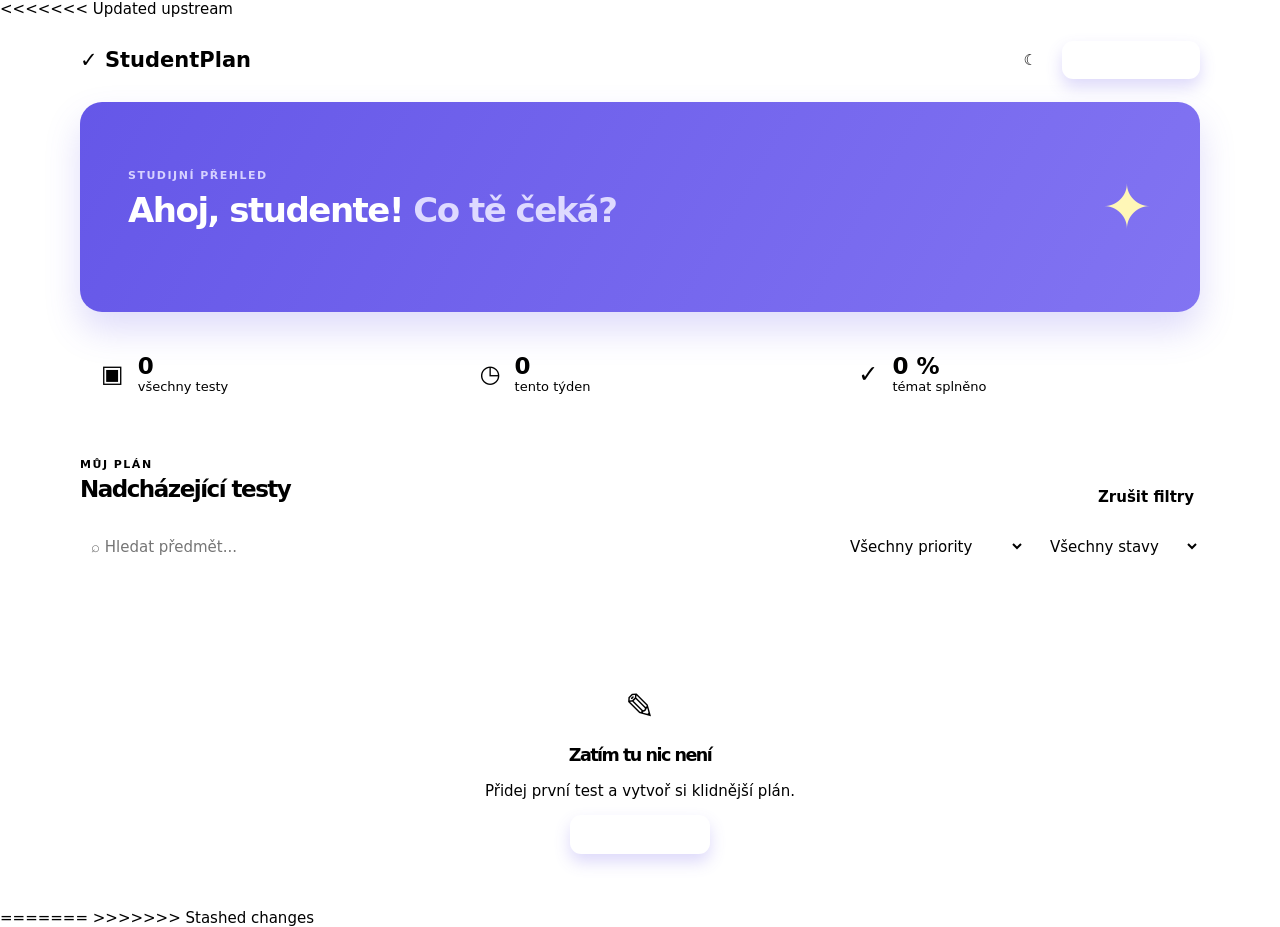
<file: index.html>
<<<<<<< Updated upstream
﻿<!doctype html>
<html lang="cs">
<head>
  <meta charset="utf-8">
  <meta name="viewport" content="width=device-width, initial-scale=1">
  <title>Student Test Planner</title>
  <link rel="stylesheet" href="style.css">
</head>
<body>
  <header>
    <a href="#">✓ Student<span>Plan</span></a>
    <div>
      <button id="theme" aria-label="Přepnout režim">☾</button>
      <button class="primary" id="add">+ Přidat test</button>
    </div>
  </header>

  <main>
    <section class="hero">
      <div>
        <small>STUDIJNÍ PŘEHLED</small>
        <h1>Ahoj, studente! <em>Co tě čeká?</em></h1>
        <p id="welcome"></p>
      </div>
      <b aria-hidden="true">✦</b>
    </section>

    <section class="stats" aria-label="Rychlý přehled">
      <article>▣ <div><strong id="all">0</strong><span>všechny testy</span></div></article>
      <article>◷ <div><strong id="week">0</strong><span>tento týden</span></div></article>
      <article>✓ <div><strong id="progress">0 %</strong><span>témat splněno</span></div></article>
    </section>

    <section>
      <div class="heading">
        <div><small>MŮJ PLÁN</small><h2>Nadcházející testy</h2></div>
        <button id="clear">Zrušit filtry</button>
      </div>
      <div class="filters">
        <input id="search" type="search" placeholder="⌕ Hledat předmět...">
        <select id="priority"><option value="all">Všechny priority</option><option value="high">Vysoká priorita</option><option value="medium">Střední priorita</option><option value="low">Nízká priorita</option></select>
        <select id="status"><option value="all">Všechny stavy</option><option value="open">K učení</option><option value="done">Hotovo</option></select>
      </div>
      <div id="list"></div>
      <div class="empty" id="empty"><b>✎</b><h3>Zatím tu nic není</h3><p>Přidej první test a vytvoř si klidnější plán.</p><button class="primary" id="emptyAdd">＋ Přidat test</button></div>
    </section>
  </main>

  <!-- Formulář pro vytvoření nebo úpravu testu. -->
  <dialog id="modal">
    <form id="form">
      <div class="modalHead"><div><small>NOVÝ ZÁZNAM</small><h2 id="modalTitle">Přidat test</h2></div><button type="button" class="close">×</button></div>
      <input id="id" type="hidden">
      <div class="grid">
        <label>Předmět<input id="subject" required placeholder="Např. Matematika"></label>
        <label>Datum a čas<input id="date" type="datetime-local" required></label>
        <label>Obtížnost<select id="difficulty"><option value="high">Vysoká</option><option value="medium">Střední</option><option value="low">Nízká</option></select></label>
        <label class="wide">Poznámka<textarea id="note" placeholder="Na co se zaměřit?"></textarea></label>
      </div>
      <div class="topicBox"><b>Témata k naučení</b><small>Enter pro přidání</small><div id="chips"></div><input id="topic" placeholder="Např. Derivace funkcí"></div>
      <div class="actions"><button type="button" class="close">Zrušit</button><button class="primary">Uložit test</button></div>
    </form>
  </dialog>

  <!-- Šablona jedné karty testu, kterou JavaScript naplní daty. -->
  <template id="card"><article class="card"><div class="date"><b></b><small></small></div><div><div class="cardHead"><div><i></i><h3></h3></div><div><button class="edit">✎</button><button class="delete">×</button></div></div><p class="count"></p><p class="note"></p><div class="prog"><span>Témata k naučení</span><b></b></div><div class="bar"><i></i></div><div class="topics"></div></div></article></template>
  <script src="script.js"></script>
</body>
</html>
=======

>>>>>>> Stashed changes
</file>
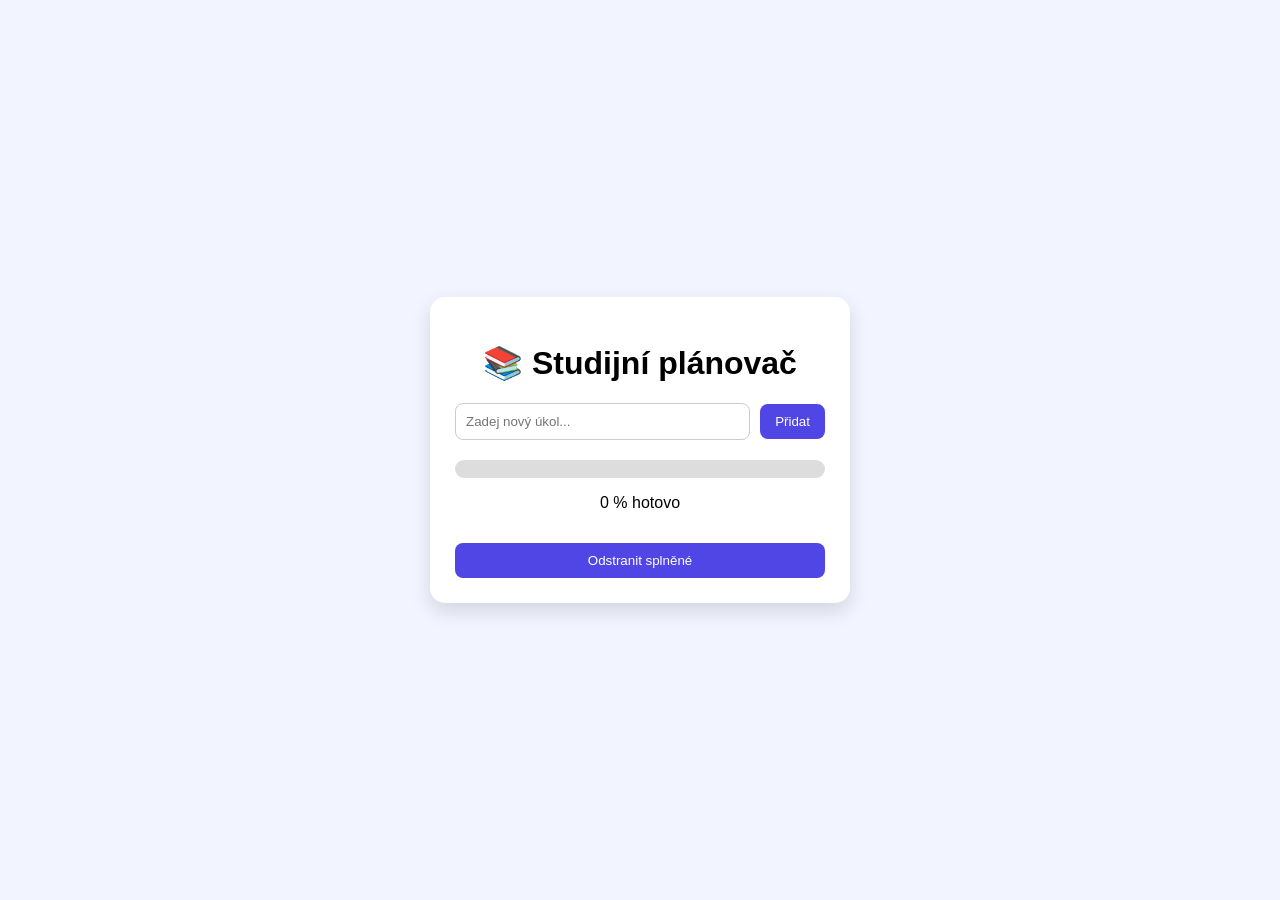
<file: dcz_index.html>
<!doctype html>
<html lang="cs">
<head>
  <meta charset="utf-8">
  <meta name="viewport" content="width=device-width, initial-scale=1">
  <title>Studijní plánovač</title>
  <link rel="stylesheet" href="dcz_style.css">
</head>

<body>
  <main class="container">

    <h1>📚 Studijní plánovač</h1>

    <div class="input-area">
      <input id="taskInput" type="text" placeholder="Zadej nový úkol...">
      <button id="addBtn" type="button">Přidat</button>




    </div>

    <div class="progress"><div id="progressBar"></div></div>
    <p id="progressText">0 % hotovo</p>

    <ul id="taskList"></ul>
    <button id="clearBtn" type="button">Odstranit splněné</button>
  </main>

  <script src="dcz_script.js"></script>




</body>
</html>
</file>
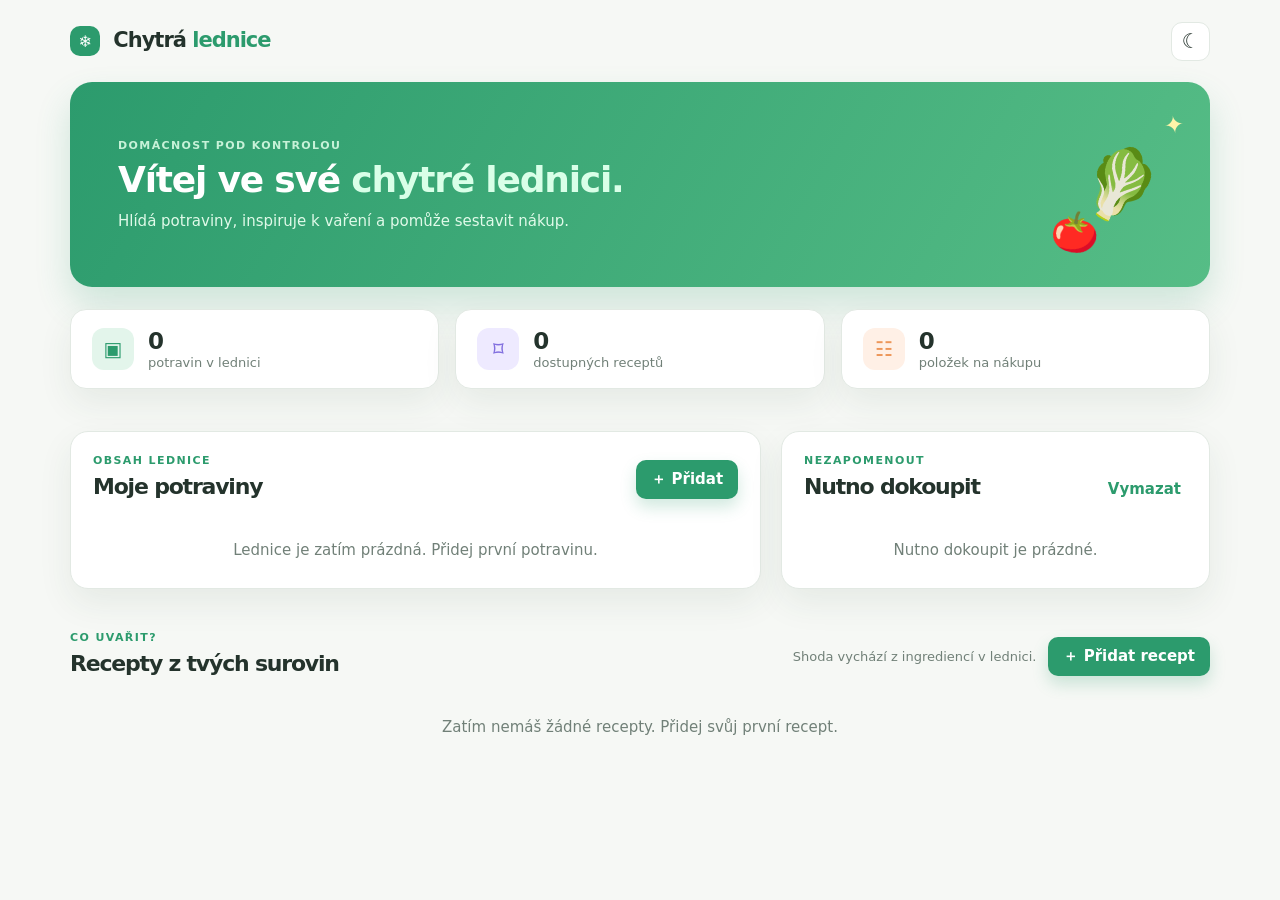
<file: fridge.html>
﻿<!doctype html>
<html lang="cs">
<head>
  <meta charset="utf-8">
  <meta name="viewport" content="width=device-width, initial-scale=1">
  <meta name="description" content="Chytrá lednice - přehled potravin, receptů a nákupního seznamu.">
  <title>Chytrá lednice</title>
  <link rel="stylesheet" href="fridge.css">
</head>
<body>
  <!-- Obal celé aplikace. -->
  <div class="app-shell">
    <header class="topbar">
      <a class="brand" href="fridge.html"><span class="brand-icon">❄</span> Chytrá <strong>lednice</strong></a>
      <div class="topbar-actions">
        <button id="theme-toggle" class="icon-button" type="button" aria-label="Přepnout tmavý režim">☾</button>
      </div>
    </header>

    <!-- Hlavní obsah stránky. -->
    <main>
      <section class="hero">
        <div>
          <p class="eyebrow">DOMÁCNOST POD KONTROLOU</p>
          <h1>Vítej ve své <span>chytré lednici.</span></h1>
          <p>Hlídá potraviny, inspiruje k vaření a pomůže sestavit nákup.</p>
        </div>
        <div class="hero-art" aria-hidden="true">🥬<span>🍅</span><i>✦</i></div>
      </section>

      <!-- Tři počítadla: potraviny, recepty a nákup. -->
      <section class="stats" aria-label="Rychlý přehled">
        <article><span class="stat-icon green">▣</span><div><strong id="food-count">0</strong><p>potravin v lednici</p></div></article>
        <article><span class="stat-icon purple">⌑</span><div><strong id="recipe-count">0</strong><p>dostupných receptů</p></div></article>
        <article><span class="stat-icon orange">☷</span><div><strong id="shopping-count">0</strong><p>položek na nákupu</p></div></article>
      </section>

      <!-- Dvě hlavní části vedle sebe: lednice a nákupní seznam. -->
      <div class="page-grid">
        <section class="panel food-panel">
          <div class="section-heading"><div><p class="eyebrow">OBSAH LEDNICE</p><h2>Moje potraviny</h2></div><button id="open-food-form" class="primary-button" type="button">＋ Přidat</button></div>
          <div id="food-list" class="food-list"></div>
          <p id="food-empty" class="empty-message">Lednice je zatím prázdná. Přidej první potravinu.</p>
        </section>

        <section class="panel shopping-panel">
          <div class="section-heading"><div><p class="eyebrow">NEZAPOMENOUT</p><h2>Nutno dokoupit</h2></div><button id="clear-shopping" class="text-button" type="button">Vymazat</button></div>
          <ul id="shopping-list" class="shopping-list"></ul>
          <p id="shopping-empty" class="empty-message">Nutno dokoupit je prázdné.</p>
        </section>
      </div>

      <!-- Seznam receptů a tlačítko pro vytvoření vlastního receptu. -->
      <section class="recipes-section">
        <div class="section-heading"><div><p class="eyebrow">CO UVAŘIT?</p><h2>Recepty z tvých surovin</h2></div><div class="recipe-actions"><p class="heading-note">Shoda vychází z ingrediencí v lednici.</p><button id="open-recipe-form" class="primary-button" type="button">＋ Přidat recept</button></div></div>
        <div id="recipe-list" class="recipe-list"></div><p id="recipe-empty" class="empty-message">Zatím nemáš žádné recepty. Přidej svůj první recept.</p>
      </section>
    </main>
  </div>

  <!-- Okno s formulářem pro přidání potraviny. -->
  <dialog id="food-dialog" class="food-dialog">
    <form id="food-form">
      <div class="dialog-heading"><div><p class="eyebrow">NOVÁ POTRAVINA</p><h2>Přidat do lednice</h2></div><button class="close-dialog icon-button" type="button" aria-label="Zavřít">×</button></div>
      <div class="form-grid">
        <label>Název suroviny
          <select id="food-name" required>
            <option value="" selected disabled>Vyber surovinu</option>
            <option>Bílý jogurt</option><option>Brokolice</option><option>Hrášek</option><option>Klobása</option><option>Kuřecí maso</option><option>Květák</option><option>Máslo</option><option>Mléko</option><option>Mrkev</option><option>Okurka</option><option>Paprika</option><option>Pomazánkové máslo</option><option>Rajčata</option><option>Ředkvičky</option><option>Slanina</option><option>Smetana</option><option>Špekáčky</option><option>Šunka</option><option>Tvaroh</option><option>Tvrdý sýr</option><option>Uzenina</option><option>Vejce</option><option>Zakysaná smetana</option>
          </select>
        </label>
        <label>Množství<input id="food-amount" type="number" min="0" step="any" required placeholder="Např. 500"></label>
        <label>Jednotka<select id="food-unit" required><option value="g">gramů</option><option value="ml">mililitrů</option><option value="ks">kusů</option></select></label>
        <label>Datum spotřeby<input id="food-expiry" type="date" required></label>
      </div>
      <div class="dialog-actions"><button class="text-button close-dialog" type="button">Zrušit</button><button class="primary-button" type="submit">Uložit potravinu</button></div>
    </form>
  </dialog>


  <!-- Okno s formulářem pro přidání receptu. -->
  <dialog id="recipe-dialog" class="food-dialog">
    <form id="recipe-form">
      <div class="dialog-heading"><div><p class="eyebrow">NOVÝ RECEPT</p><h2>Přidat recept</h2></div><button class="close-recipe-dialog icon-button" type="button" aria-label="Zavřít">×</button></div>
      <div class="form-grid">
        <label>Název receptu<input id="recipe-name" required maxlength="60" placeholder="Např. Těstovinový salát"></label>
        <label>Typ jídla<input id="recipe-type" required maxlength="30" placeholder="Např. Rychlý oběd"></label>
        <label>Emoji<input id="recipe-emoji" maxlength="8" value="🍲" placeholder="🍲"></label>
      </div>
      <div class="ingredients-editor">
        <div class="ingredients-editor-heading"><b>Suroviny</b><button id="add-ingredient" class="text-button" type="button">＋ Přidat surovinu</button></div>
        <div id="recipe-ingredients" class="ingredient-rows"></div>
      </div>
      <p class="form-help">U každé suroviny vyplň název, číselné množství a vyber jednotku.</p>
      <div class="dialog-actions"><button class="text-button close-recipe-dialog" type="button">Zrušit</button><button class="primary-button" type="submit">Uložit recept</button></div>
    </form>
  </dialog>
  <!-- Šablona jedné potraviny; JavaScript ji vyplní daty. -->
  <template id="food-template"><article class="food-item"><span class="category-icon"></span><div class="food-details"><h3></h3><p></p></div><div class="expiry"><strong></strong><span></span></div><button class="delete-food" type="button" aria-label="Smazat potravinu">×</button></article></template>
  <!-- Šablona jedné karty receptu; JavaScript ji vyplní daty. -->
  <template id="recipe-template"><article class="recipe-card"><div class="recipe-top"><span class="recipe-emoji"></span><div><p class="recipe-type"></p><h3></h3></div></div><div class="match-row"><div class="match-bar"><i></i></div><strong class="match-percent"></strong></div><p class="ingredient-info"></p><div class="missing-ingredients"></div><button class="add-missing" type="button">＋ Přidat chybějící na nákup</button><button class="delete-recipe" type="button">Smazat recept</button></article></template>

  <script src="fridge.js"></script>
</body>
</html>
</file>
<file: style.css>
<<<<<<< Updated upstream
﻿:root {
  --bg:#f7f7fb;
  --surface:#fff;
  --text:#29283b;
  --muted:#77768b;
  --line:#e8e7f0;
  --primary:#6557e8;
  --soft:#efedff;
  --orange:#f58b51;
  --shadow:0 12px 35px #2a255012}

body.dark {
  --bg:#191824;
  --surface:#252435;
  --text:#f1effb;
  --muted:#aaa8bd;
  --line:#39384a;
  --primary:#9186ff;
  --soft:#312e50;
  --shadow:0 12px 35px #0003}

* {
  box-sizing:border-box}

body {
  margin:0;
  min-width:320px;
  background:var(--bg);
  color:var(--text);
  font:15px system-ui,sans-serif;
  transition:.25s}

.app,header,main {
  width:min(100% - 40px,1120px);
  margin:auto}

header {
  height:84px;
  display:flex;
  justify-content:space-between;
  align-items:center}

header>div {
  display:flex;
  gap:10px}

.brand,a {
  color:var(--text)}

header a {
  font-size:21px;
  font-weight:800;
  text-decoration:none}

header a span {
  color:var(--primary)}

button,input,select,textarea {
  font:inherit}

button {
  cursor:pointer}

header button,.primary {
  border-radius:11px;
  padding:10px 15px;
  border:1px solid var(--line);
  background:var(--surface);
  color:var(--text)}

.primary {
  border:0;
  background:var(--primary);
  color:#fff;
  font-weight:700;
  box-shadow:0 8px 16px #6557e839;
  transition:.2s}

.primary:hover {
  transform:translateY(-2px)}

.hero {
  min-height:210px;
  padding:42px 48px;
  display:flex;
  justify-content:space-between;
  align-items:center;
  border-radius:22px;
  background:linear-gradient(120deg,#6557e8,#8274f2);
  color:#fff;
  box-shadow:0 18px 35px #6557e835}

.hero small {
  color:#d7d2ff}

small {
  font-size:11px;
  font-weight:700;
  letter-spacing:1.5px;
  color:var(--primary)}

h1,h2,h3 {
  font-family:system-ui,sans-serif;
  letter-spacing:-1.5px}

h1 {
  margin:8px 0 0;
  font-size:34px}

h1 em {
  font-style:normal;
  color:#dedaff}

.hero p {
  color:#e8e5ff}

.hero>b {
  font-size:60px;
  color:#fff7b7}

.stats {
  display:grid;
  grid-template-columns:repeat(3,1fr);
  gap:16px;
  margin:22px 0 45px}

.stats article {
  display:flex;
  gap:14px;
  align-items:center;
  padding:19px 21px;
  border:1px solid var(--line);
  border-radius:16px;
  background:var(--surface);
  box-shadow:var(--shadow);
  font-size:24px;
  color:var(--primary)}

.stats strong {
  display:block;
  color:var(--text);
  font-size:23px}

.stats span {
  display:block;
  font-size:13px;
  color:var(--muted)}

.heading {
  display:flex;
  justify-content:space-between;
  align-items:end;
  margin-bottom:18px}

.heading h2 {
  margin:5px 0;
  font-size:23px}

.heading button,.actions button:first-child {
  border:0;
  background:none;
  color:var(--primary);
  font-weight:700}

.filters {
  display:grid;
  grid-template-columns:1fr 190px 165px;
  gap:10px;
  margin-bottom:18px}

.filters input,.filters select,.grid input,.grid select,textarea,.topicBox input {
  width:100%;
  height:43px;
  padding:0 11px;
  border:1px solid var(--line);
  border-radius:10px;
  background:var(--surface);
  color:var(--text);
  outline-color:var(--primary)}

textarea {
  height:76px!important;
  padding:10px!important;
  resize:vertical}

#list {
  display:grid;
  gap:13px;
  padding-bottom:45px}

.card {
  display:grid;
  grid-template-columns:74px 1fr;
  gap:18px;
  padding:19px;
  border:1px solid var(--line);
  border-radius:17px;
  background:var(--surface);
  box-shadow:var(--shadow);
  animation:in .35s}

.card.today {
  border-color:#f5a45f}

.date {
  height:62px;
  display:grid;
  place-content:center;
  text-align:center;
  border-radius:13px;
  background:var(--soft);
  color:var(--primary)}

.today .date {
  background:#fff0e8;
  color:#dd6e30}

.date b {
  font-size:22px;
  line-height:1}

.date small {
  color:inherit;
  font-size:10px}

.cardHead {
  display:flex;
  justify-content:space-between}

.cardHead>div:first-child {
  display:flex;
  align-items:center;
  gap:9px}

.card h3 {
  margin:0;
  font-size:17px}

.cardHead i {
  width:8px;
  height:8px;
  border-radius:50%;
  background:var(--primary)}

.cardHead i.high {
  background:#ec6565}

.cardHead i.medium {
  background:#f3a653}

.cardHead i.low {
  background:#55b887}

.cardHead button {
  border:0;
  background:none;
  color:var(--muted);
  font-size:17px}

.count {
  margin:7px 0;
  color:var(--primary);
  font-size:13px;
  font-weight:700}

.today .count {
  color:#d96c2d}

.note {
  margin:8px 0 14px;
  color:var(--muted)}

.note:empty {
  display:none}

.prog {
  display:flex;
  justify-content:space-between;
  color:var(--muted);
  font-size:12px;
  margin-bottom:7px}

.prog b {
  color:var(--text)}

.bar {
  height:6px;
  border-radius:5px;
  background:var(--line);
  overflow:hidden}

.bar i {
  display:block;
  height:100%;
  background:var(--primary);
  transition:.35s}

.topics,#chips {
  display:flex;
  flex-wrap:wrap;
  gap:7px;
  margin-top:11px}

.topics label,.chip {
  padding:5px 9px;
  border:1px solid var(--line);
  border-radius:8px;
  color:var(--muted);
  font-size:12px}

.topics label:has(input:checked) {
  color:var(--primary);
  background:var(--soft);
  text-decoration:line-through}

.empty {
  padding:55px;
  text-align:center;
  border:1px dashed var(--line);
  border-radius:17px;
  color:var(--muted)}

.empty b {
  font-size:36px;
  color:var(--primary)}

.empty h3 {
  color:var(--text)}

.hidden {
  display:none!important}

dialog {
  width:min(94vw,600px);
  padding:0;
  border:0;
  border-radius:19px;
  background:var(--surface);
  color:var(--text)}

dialog::backdrop {
  background:#16152280}

dialog form {
  padding:28px}

.modalHead {
  display:flex;
  justify-content:space-between;
  margin-bottom:24px}

.modalHead button {
  border:0;
  background:none;
  font-size:22px;
  color:var(--text)}

.grid {
  display:grid;
  grid-template-columns:1fr 1fr;
  gap:15px}

.grid label {
  display:grid;
  gap:7px;
  font-size:13px;
  font-weight:700}

.grid .wide {
  grid-column:span 2}

.topicBox {
  margin-top:17px;
  padding:15px;
  border-radius:12px;
  background:var(--bg)}

.topicBox small {
  float:right;
  color:var(--muted)}

.chip {
  background:var(--soft);
  color:var(--primary)}

.chip button {
  border:0;
  background:none;
  color:inherit}

.actions {
  display:flex;
  justify-content:flex-end;
  gap:10px;
  margin-top:23px}

@keyframes in {
  from {
  opacity:0;
  transform:translateY(8px)}

to {
  opacity:1}

}

@media(max-width:650px) {
  .app,header,main {
  width:min(100% - 24px,1120px)}

header {
  height:70px}

.hero {
  min-height:180px;
  padding:30px 25px}

.hero>b {
  display:none}

h1 {
  font-size:27px}

.stats {
  gap:9px;
  margin:15px 0 33px}

.stats article {
  padding:13px 9px;
  gap:8px}

.stats strong {
  font-size:18px}

.stats span {
  font-size:11px}

.filters {
  grid-template-columns:1fr 1fr}

.filters input {
  grid-column:span 2}

.card {
  grid-template-columns:57px 1fr;
  gap:12px;
  padding:13px}

.date {
  height:53px}

.grid {
  grid-template-columns:1fr}

.grid .wide {
  grid-column:auto}

dialog form {
  padding:21px}

}



=======
>>>>>>> Stashed changes
</file>
<file: dcz_style.css>
* { box-sizing: border-box; }
body { min-height: 100vh; margin: 0; display: grid; place-items: center; background: #f2f5ff; font-family: Arial, sans-serif; }
.container { width: min(420px, 92vw); padding: 25px; border-radius: 15px; background: white; box-shadow: 0 8px 20px #0002; }
h1, #progressText { text-align: center; }
.input-area, li, .task { display: flex; align-items: center; gap: 10px; }
input { flex: 1; padding: 10px; border: 1px solid #ccc; border-radius: 8px; }
button { padding: 10px 15px; border: 0; border-radius: 8px; background: #4f46e5; color: white; cursor: pointer; }
button:hover { background: #3730a3; }
.progress { height: 18px; margin-top: 20px; overflow: hidden; border-radius: 20px; background: #ddd; }
#progressBar { width: 0; height: 100%; background: #22c55e; transition: .3s; }
ul { margin: 15px 0 0; padding: 0; list-style: none; }
li { justify-content: space-between; margin: 8px 0; padding: 10px; border-radius: 8px; background: #f7f7f7; }
.completed { color: gray; text-decoration: line-through; }
.delete { background: #ef4444; }
#clearBtn { width: 100%; margin-top: 15px; }
</file>
<file: fridge.css>
﻿:root {
  /* Základní barvy stránky. */
  --background: #f6f8f5;
  --surface: #ffffff;
  --text: #24332c;
  --muted: #718078;
  --line: #e2e9e3;
  --primary: #2c9b6d;
  --primary-soft: #e3f5eb;
  --purple: #8270df;
  --orange: #ed9659;
  --danger: #dc6262;
  --shadow: 0 14px 34px rgba(38, 79, 54, .08);
}

/* Barvy používané v tmavém režimu. */
body.dark {
  --background: #18231e;
  --surface: #223129;
  --text: #edf5ef;
  --muted: #aab9af;
  --line: #374a3e;
  --primary: #5cc98e;
  --primary-soft: #294735;
  --shadow: 0 14px 34px rgba(0, 0, 0, .22);
}

/* Základní pravidla pro celou stránku. */
* { box-sizing: border-box; }
body { margin: 0; min-width: 320px; background: var(--background); color: var(--text); font: 15px system-ui, sans-serif; transition: .25s; }
button, input, select { font: inherit; }
button { cursor: pointer; }

/* Hlavní šířka aplikace a horní lišta. */
.app-shell { width: min(100% - 40px, 1140px); margin: auto; }
.topbar { height: 82px; display: flex; justify-content: space-between; align-items: center; }
.brand { color: var(--text); text-decoration: none; font-size: 21px; font-weight: 800; letter-spacing: -1px; }
.brand strong { color: var(--primary); }
.brand-icon { display: inline-grid; place-items: center; width: 30px; height: 30px; margin-right: 7px; border-radius: 10px; background: var(--primary); color: #fff; font-size: 16px; }
.topbar-actions { display: flex; align-items: center; gap: 10px; }
.planner-link, .text-button { border: 0; background: none; color: var(--primary); font-weight: 700; text-decoration: none; }
.icon-button { width: 39px; height: 39px; border: 1px solid var(--line); border-radius: 11px; background: var(--surface); color: var(--text); font-size: 20px; }
.primary-button { border: 0; border-radius: 10px; padding: 10px 15px; background: var(--primary); color: #fff; font-weight: 700; box-shadow: 0 8px 16px rgba(44, 155, 109, .22); transition: .18s; }
.primary-button:hover, .icon-button:hover { transform: translateY(-2px); }

/* Úvodní zelený panel. */
.hero { min-height: 205px; display: flex; justify-content: space-between; align-items: center; padding: 38px 48px; overflow: hidden; border-radius: 22px; background: linear-gradient(120deg, #2c9b6d, #56bd86); color: #fff; box-shadow: 0 18px 35px rgba(44, 155, 109, .2); }
.eyebrow { margin: 0 0 7px; color: var(--primary); font-size: 11px; font-weight: 800; letter-spacing: 1.4px; }
.hero .eyebrow { color: #c7f2d8; }
h1, h2, h3 { font-family: system-ui, sans-serif; letter-spacing: -1.2px; }
h1 { margin: 0; font-size: clamp(28px, 4vw, 36px); }
h1 span { color: #d9ffe8; }
.hero p:not(.eyebrow) { margin: 12px 0 0; color: #e0fae9; }
.hero-art { position: relative; font-size: 64px; transform: rotate(-8deg); }
.hero-art span { position: absolute; bottom: -27px; left: -37px; font-size: 39px; transform: rotate(18deg); }
.hero-art i { position: absolute; top: -28px; right: -30px; color: #fff4a9; font-style: normal; font-size: 24px; }

/* Tři karty s počítadly. */
.stats { display: grid; grid-template-columns: repeat(3, 1fr); gap: 16px; margin: 22px 0 42px; }
.stats article { display: flex; align-items: center; gap: 14px; padding: 18px 21px; border: 1px solid var(--line); border-radius: 16px; background: var(--surface); box-shadow: var(--shadow); }
.stat-icon { display: grid; place-items: center; width: 42px; height: 42px; border-radius: 12px; font-size: 20px; font-weight: 800; }
.green { background: var(--primary-soft); color: var(--primary); }.purple { background: #eeeaff; color: var(--purple); }.orange { background: #fff0e6; color: var(--orange); }
.stats strong { display: block; font-size: 23px; }.stats p { margin: 1px 0 0; color: var(--muted); font-size: 13px; }

/* Panely potravin a nákupního seznamu. */
.page-grid { display: grid; grid-template-columns: 1.45fr .9fr; gap: 20px; }
.panel, .recipe-card { border: 1px solid var(--line); border-radius: 18px; background: var(--surface); box-shadow: var(--shadow); }
.panel { padding: 22px; }
.section-heading { display: flex; justify-content: space-between; align-items: end; gap: 14px; margin-bottom: 17px; }
.section-heading h2, .dialog-heading h2 { margin: 0; font-size: 22px; }.heading-note { margin: 0; color: var(--muted); font-size: 13px; }
/* Jednotlivé položky v lednici a v nákupu. */
.food-list { display: grid; gap: 9px; }
.food-item { display: grid; grid-template-columns: 38px 1fr auto 28px; align-items: center; gap: 10px; padding: 11px; border-radius: 12px; background: var(--background); animation: slide-in .3s ease; }
.category-icon { display: grid; place-items: center; width: 36px; height: 36px; border-radius: 10px; background: var(--primary-soft); font-size: 18px; }
.food-details h3 { margin: 0; font-size: 14px; }.food-details p, .expiry span { margin: 3px 0 0; color: var(--muted); font-size: 12px; }
.expiry { text-align: right; }.expiry strong { display: block; color: var(--primary); font-size: 12px; }.food-item.soon .expiry strong { color: #e98241; }.food-item.expired .expiry strong { color: var(--danger); }
.delete-food { border: 0; background: none; color: var(--muted); font-size: 20px; }.delete-food:hover { color: var(--danger); }
.empty-message { margin: 25px 0 7px; color: var(--muted); text-align: center; }
.shopping-list { display: grid; gap: 8px; margin: 0; padding: 0; list-style: none; }
.shopping-list li { display: flex; justify-content: space-between; align-items: center; padding: 10px 0; border-bottom: 1px solid var(--line); }.shopping-list button { border: 0; background: none; color: var(--danger); font-size: 17px; }

/* Karty s recepty. */
.recipes-section { margin: 42px 0; }.recipe-list { display: grid; grid-template-columns: repeat(3, 1fr); gap: 16px; }
.recipe-card { padding: 19px; }.recipe-top { display: flex; align-items: center; gap: 11px; }.recipe-emoji { display: grid; place-items: center; width: 42px; height: 42px; border-radius: 12px; background: var(--primary-soft); font-size: 23px; }.recipe-type { margin: 0; color: var(--primary); font-size: 11px; font-weight: 800; letter-spacing: 1px; }.recipe-card h3 { margin: 2px 0 0; font-size: 17px; }.match-row { display: flex; align-items: center; gap: 10px; margin: 18px 0 8px; }.match-bar { flex: 1; height: 7px; border-radius: 7px; overflow: hidden; background: var(--line); }.match-bar i { display: block; height: 100%; border-radius: inherit; background: var(--primary); transition: width .35s; }.match-percent { color: var(--primary); font-size: 13px; }.ingredient-info { min-height: 35px; margin: 0; color: var(--muted); font-size: 12px; line-height: 1.45; }.missing-ingredients { min-height: 34px; margin: 12px 0; color: #e98241; font-size: 12px; }.add-missing { width: 100%; border: 1px solid var(--line); border-radius: 9px; padding: 8px; background: transparent; color: var(--text); font-size: 12px; font-weight: 700; }.add-missing:disabled { opacity: .45; cursor: not-allowed; }

/* Okna a formuláře pro přidání položek. */
.food-dialog { width: min(94vw, 560px); padding: 0; border: 0; border-radius: 18px; background: var(--surface); color: var(--text); box-shadow: 0 24px 55px rgba(0, 0, 0, .3); }.food-dialog::backdrop { background: rgba(14, 26, 19, .65); backdrop-filter: blur(3px); }.food-dialog form { padding: 27px; }.dialog-heading { display: flex; justify-content: space-between; align-items: start; margin-bottom: 22px; }.dialog-heading .icon-button { border: 0; background: none; }.form-grid { display: grid; grid-template-columns: 1fr 1fr; gap: 15px; }.form-grid label { display: grid; gap: 7px; font-size: 13px; font-weight: 700; }.form-grid input, .form-grid select { width: 100%; height: 43px; padding: 0 10px; border: 1px solid var(--line); border-radius: 9px; background: var(--background); color: var(--text); outline-color: var(--primary); }.dialog-actions { display: flex; justify-content: end; gap: 10px; margin-top: 23px; }

/* Krátká animace nové potraviny. */
@keyframes slide-in { from { opacity: 0; transform: translateY(6px); } to { opacity: 1; transform: none; } }
/* Zjednodušené rozložení pro mobil. */
@media (max-width: 760px) { .app-shell { width: min(100% - 24px, 1140px); }.hero { min-height: 178px; padding: 29px 25px; }.hero-art { display: none; }.stats { gap: 9px; margin-bottom: 30px; }.stats article { padding: 13px 9px; gap: 8px; }.stat-icon { width: 34px; height: 34px; font-size: 16px; }.stats strong { font-size: 18px; }.stats p { font-size: 11px; }.page-grid { grid-template-columns: 1fr; }.recipe-list { grid-template-columns: 1fr; }.heading-note { display: none; } }
@media (max-width: 430px) { .topbar { height: 68px; }.planner-link { display: none; }.hero h1 { font-size: 27px; }.panel { padding: 16px; }.food-item { grid-template-columns: 34px 1fr 28px; }.expiry { grid-column: 2; text-align: left; }.delete-food { grid-row: span 2; }.form-grid { grid-template-columns: 1fr; }.section-heading h2 { font-size: 20px; } }

.recipe-actions { display: flex; align-items: center; gap: 12px; }
.delete-recipe { width: 100%; margin-top: 8px; border: 0; background: none; color: var(--muted); font-size: 12px; }
.delete-recipe:hover { color: var(--danger); }
.form-help { margin: 10px 0 0; color: var(--muted); font-size: 12px; }

.ingredients-editor { margin-top: 18px; }
.ingredients-editor-heading { display: flex; justify-content: space-between; align-items: center; margin-bottom: 9px; font-size: 13px; }
.ingredient-rows { display: grid; gap: 8px; }
.ingredient-row { display: grid; grid-template-columns: 1.4fr .7fr .8fr auto; gap: 7px; }
.ingredient-row input, .ingredient-row select { min-width: 0; height: 40px; padding: 0 9px; border: 1px solid var(--line); border-radius: 8px; background: var(--background); color: var(--text); outline-color: var(--primary); }
.remove-ingredient { border: 0; border-radius: 8px; padding: 0 9px; background: var(--primary-soft); color: var(--primary); font-size: 12px; font-weight: 700; }
@media (max-width: 500px) { .ingredient-row { grid-template-columns: 1fr 1fr; }.ingredient-row input:first-child { grid-column: span 2; } }

.recipe-card.complete { border-color: var(--primary); }
.recipe-card.complete .match-percent { color: var(--primary); }
</file>
